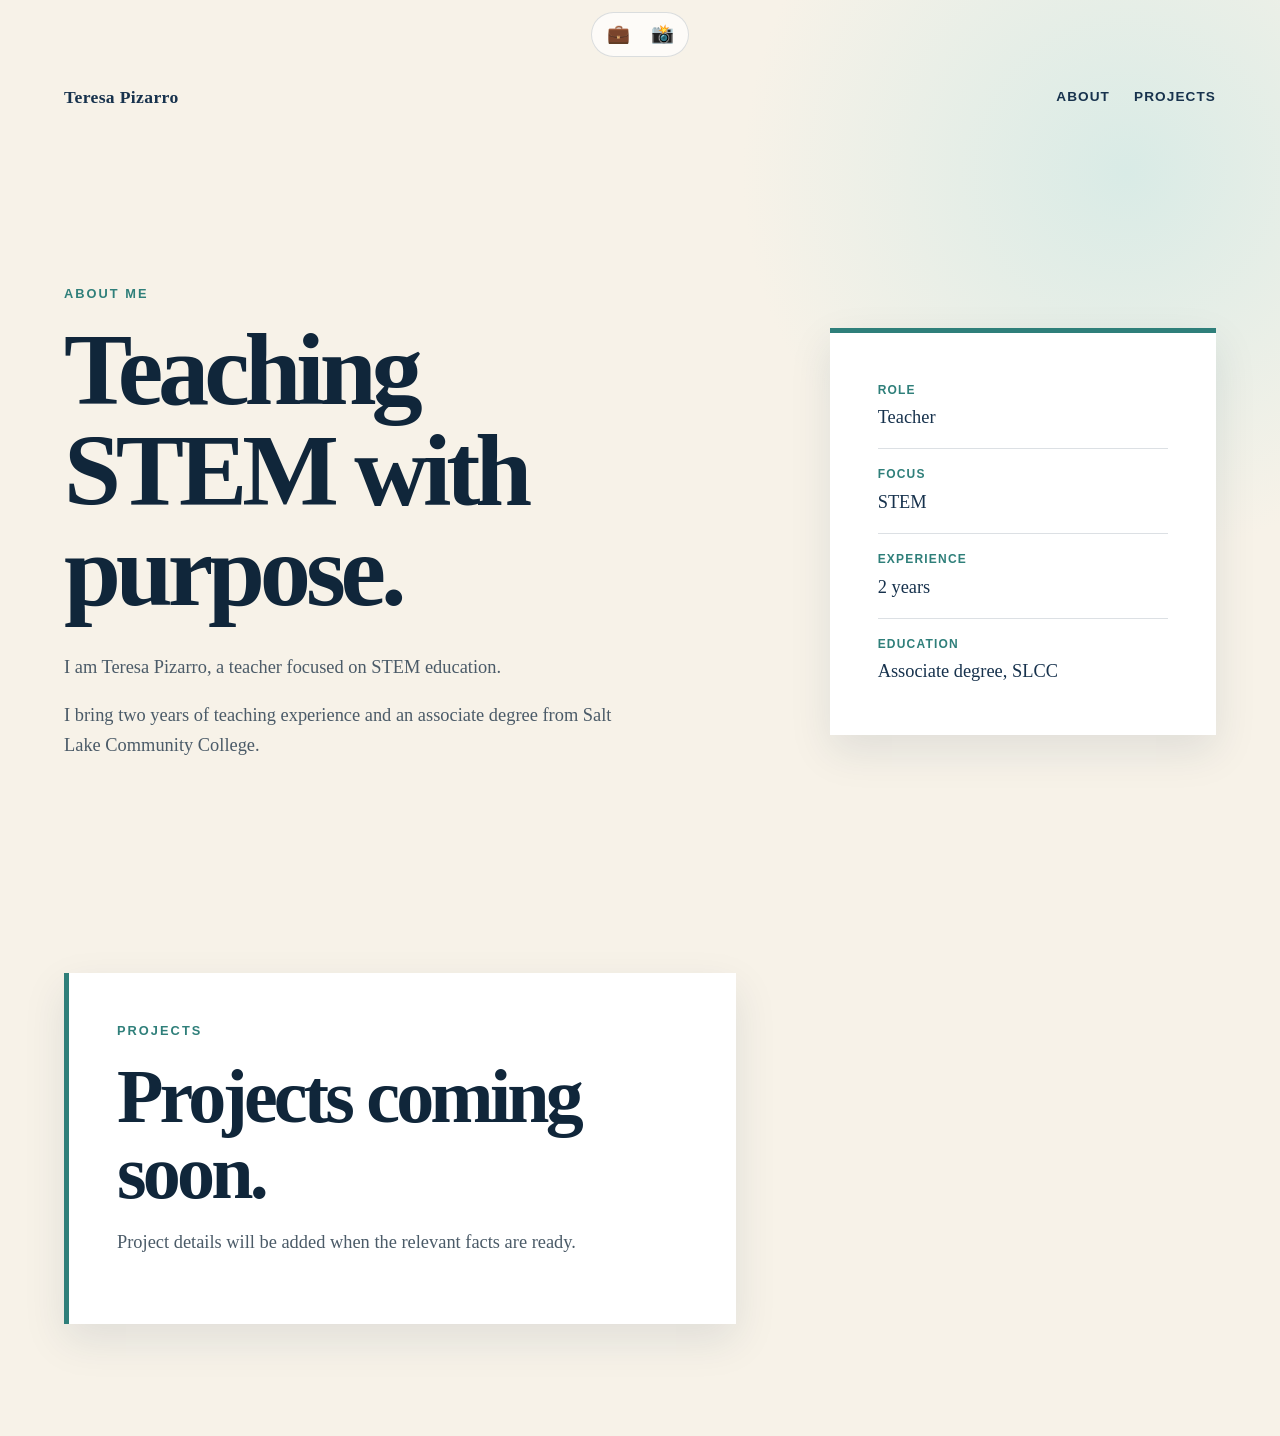
<file: index.html>
<!doctype html>
<html lang="en">
  <head>
    <meta charset="utf-8" />
    <meta name="viewport" content="width=device-width, initial-scale=1" />
    <meta
      name="description"
      content="About Teresa Pizarro, a teacher focused on STEM education."
    />
    <title>Teresa Pizarro | Teacher</title>
    <link rel="stylesheet" href="style.css" />
  </head>
  <body>
    <a class="skip-link" href="#content">Skip to content</a>

    <nav class="social-carousel" aria-label="Social media">
      <ul>
        <li><span role="img" aria-label="LinkedIn">💼</span></li>
        <li><span role="img" aria-label="Instagram">📸</span></li>
      </ul>
    </nav>

    <header class="site-header">
      <a class="site-title" href="index.html">Teresa Pizarro</a>
      <nav class="primary-nav" aria-label="Primary navigation">
        <ul>
          <li><a href="#about">About</a></li>
          <li><a href="#projects">Projects</a></li>
        </ul>
      </nav>
    </header>

    <main id="content">
      <section class="about-section" id="about" aria-labelledby="about-title">
        <div class="about-content">
          <p class="eyebrow">About me</p>
          <h1 id="about-title">Teaching STEM with purpose.</h1>
          <p class="about-introduction">
            I am Teresa Pizarro, a teacher focused on STEM education.
          </p>
          <p>
            I bring two years of teaching experience and an associate degree
            from Salt Lake Community College.
          </p>
        </div>

        <aside class="about-details" aria-label="Professional details">
          <dl>
            <div>
              <dt>Role</dt>
              <dd>Teacher</dd>
            </div>
            <div>
              <dt>Focus</dt>
              <dd>STEM</dd>
            </div>
            <div>
              <dt>Experience</dt>
              <dd>2 years</dd>
            </div>
            <div>
              <dt>Education</dt>
              <dd>Associate degree, SLCC</dd>
            </div>
          </dl>
        </aside>
      </section>

      <section
        class="projects-section"
        id="projects"
        aria-labelledby="projects-title"
      >
        <div class="projects-content">
          <p class="eyebrow">Projects</p>
          <h2 id="projects-title">Projects coming soon.</h2>
          <p>
            Project details will be added when the relevant facts are ready.
          </p>
        </div>
      </section>
    </main>
  </body>
</html>
</file>
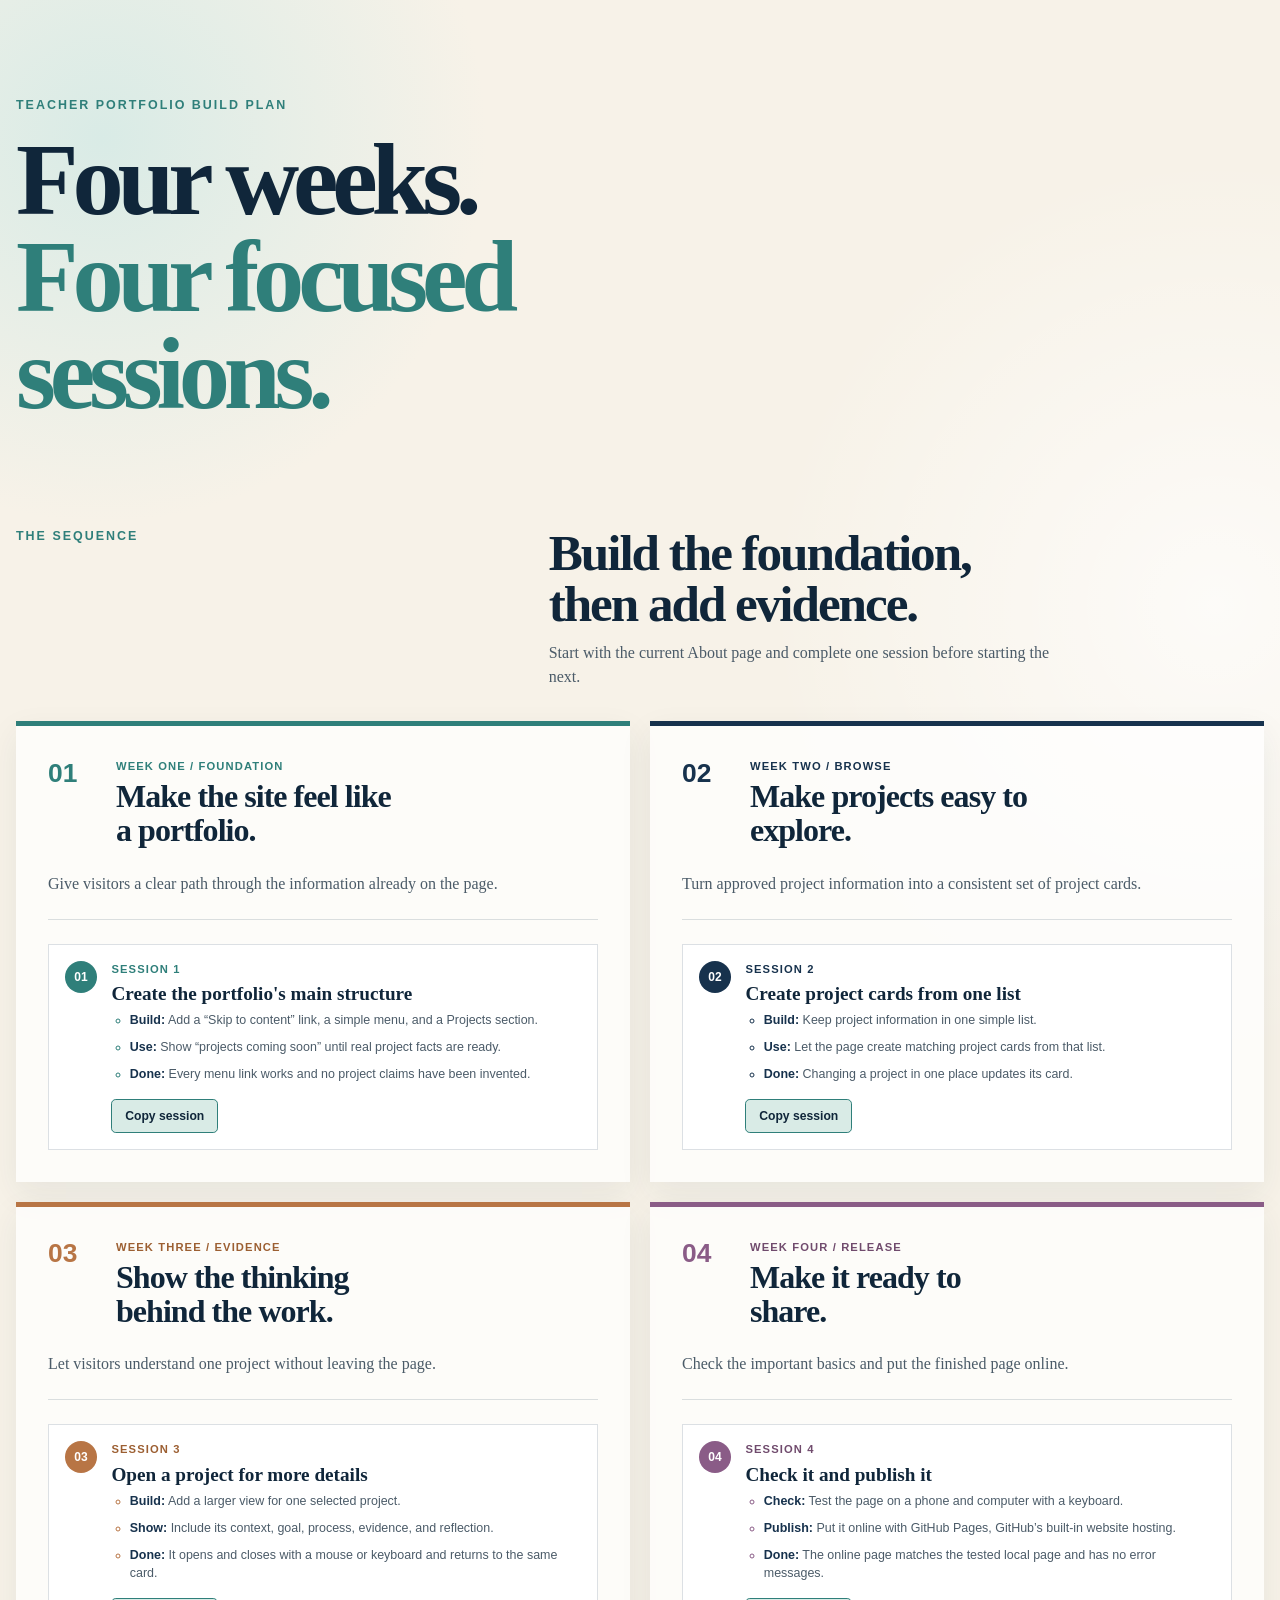
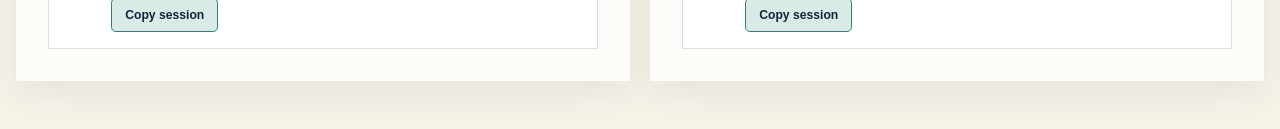
<file: plan.html>
<!doctype html>
<html lang="en">
  <head>
    <meta charset="utf-8" />
    <meta name="viewport" content="width=device-width, initial-scale=1" />
    <meta
      name="description"
      content="A four-week, four-session roadmap for building Teresa Pizarro's teacher portfolio."
    />
    <title>Teacher Portfolio | Four-Week Plan</title>
    <link rel="stylesheet" href="plan.css" />
    <script src="plan.js" defer></script>
  </head>
  <body>
    <a class="skip-link" href="#roadmap">Skip to roadmap</a>

    <main class="page-frame">
      <header class="plan-header">
        <div class="header-copy">
          <p class="eyebrow">Teacher portfolio build plan</p>
          <h1>Four weeks.<br /><span>Four focused sessions.</span></h1>
        </div>
      </header>

      <section class="roadmap" id="roadmap" aria-labelledby="roadmap-title">
        <div class="section-heading">
          <p class="eyebrow">The sequence</p>
          <h2 id="roadmap-title">Build the foundation, then add evidence.</h2>
          <p>
            Start with the current About page and complete one session before
            starting the next.
          </p>
        </div>

        <div class="week-grid">
          <article class="week-card week-one" aria-labelledby="week-one-title">
            <div class="week-heading">
              <p class="week-number">01</p>
              <div>
                <p class="week-kicker">Week one / foundation</p>
                <h3 id="week-one-title">Make the site feel like a portfolio.</h3>
              </div>
            </div>
            <p class="week-summary">
              Give visitors a clear path through the information already on
              the page.
            </p>
            <ol class="session-list">
              <li class="session-card">
                <span class="session-number">01</span>
                <div>
                  <p class="session-label">Session 1</p>
                  <h4>Create the portfolio's main structure</h4>
                  <ul class="session-points">
                    <li>
                      <strong>Build:</strong> Add a “Skip to content” link, a
                      simple menu, and a Projects section.
                    </li>
                    <li>
                      <strong>Use:</strong> Show “projects coming soon” until
                      real project facts are ready.
                    </li>
                    <li>
                      <strong>Done:</strong> Every menu link works and no
                      project claims have been invented.
                    </li>
                  </ul>
                  <div class="session-actions">
                    <button class="copy-button" type="button" data-copy-session>
                      Copy session
                    </button>
                    <span class="copy-status" role="status" aria-live="polite"></span>
                  </div>
                </div>
              </li>
            </ol>
          </article>

          <article class="week-card week-two" aria-labelledby="week-two-title">
            <div class="week-heading">
              <p class="week-number">02</p>
              <div>
                <p class="week-kicker">Week two / browse</p>
                <h3 id="week-two-title">Make projects easy to explore.</h3>
              </div>
            </div>
            <p class="week-summary">
              Turn approved project information into a consistent set of
              project cards.
            </p>
            <ol class="session-list">
              <li class="session-card">
                <span class="session-number">02</span>
                <div>
                  <p class="session-label">Session 2</p>
                  <h4>Create project cards from one list</h4>
                  <ul class="session-points">
                    <li>
                      <strong>Build:</strong> Keep project information in one
                      simple list.
                    </li>
                    <li>
                      <strong>Use:</strong> Let the page create matching
                      project cards from that list.
                    </li>
                    <li>
                      <strong>Done:</strong> Changing a project in one place
                      updates its card.
                    </li>
                  </ul>
                  <div class="session-actions">
                    <button class="copy-button" type="button" data-copy-session>
                      Copy session
                    </button>
                    <span class="copy-status" role="status" aria-live="polite"></span>
                  </div>
                </div>
              </li>
            </ol>
          </article>

          <article class="week-card week-three" aria-labelledby="week-three-title">
            <div class="week-heading">
              <p class="week-number">03</p>
              <div>
                <p class="week-kicker">Week three / evidence</p>
                <h3 id="week-three-title">Show the thinking behind the work.</h3>
              </div>
            </div>
            <p class="week-summary">
              Let visitors understand one project without leaving the page.
            </p>
            <ol class="session-list">
              <li class="session-card">
                <span class="session-number">03</span>
                <div>
                  <p class="session-label">Session 3</p>
                  <h4>Open a project for more details</h4>
                  <ul class="session-points">
                    <li>
                      <strong>Build:</strong> Add a larger view for one selected
                      project.
                    </li>
                    <li>
                      <strong>Show:</strong> Include its context, goal, process,
                      evidence, and reflection.
                    </li>
                    <li>
                      <strong>Done:</strong> It opens and closes with a mouse or
                      keyboard and returns to the same card.
                    </li>
                  </ul>
                  <div class="session-actions">
                    <button class="copy-button" type="button" data-copy-session>
                      Copy session
                    </button>
                    <span class="copy-status" role="status" aria-live="polite"></span>
                  </div>
                </div>
              </li>
            </ol>
          </article>

          <article class="week-card week-four" aria-labelledby="week-four-title">
            <div class="week-heading">
              <p class="week-number">04</p>
              <div>
                <p class="week-kicker">Week four / release</p>
                <h3 id="week-four-title">Make it ready to share.</h3>
              </div>
            </div>
            <p class="week-summary">
              Check the important basics and put the finished page online.
            </p>
            <ol class="session-list">
              <li class="session-card">
                <span class="session-number">04</span>
                <div>
                  <p class="session-label">Session 4</p>
                  <h4>Check it and publish it</h4>
                  <ul class="session-points">
                    <li>
                      <strong>Check:</strong> Test the page on a phone and
                      computer with a keyboard.
                    </li>
                    <li>
                      <strong>Publish:</strong> Put it online with GitHub
                      Pages, GitHub’s built-in website hosting.
                    </li>
                    <li>
                      <strong>Done:</strong> The online page matches the tested
                      local page and has no error messages.
                    </li>
                  </ul>
                  <div class="session-actions">
                    <button class="copy-button" type="button" data-copy-session>
                      Copy session
                    </button>
                    <span class="copy-status" role="status" aria-live="polite"></span>
                  </div>
                </div>
              </li>
            </ol>
          </article>
        </div>
      </section>
    </main>
  </body>
</html>
</file>
<file: style.css>
:root {
  color-scheme: light;
  --navy: #17324d;
  --navy-deep: #10263a;
  --cream: #f7f2e8;
  --teal: #2f7f7a;
  --teal-light: #d9ebe6;
  --ink-muted: #4b5b68;
  --white: #ffffff;
  font-family: Georgia, "Times New Roman", serif;
  line-height: 1.6;
  font-weight: 400;
  color: var(--navy);
  background: var(--cream);
}

* {
  box-sizing: border-box;
}

body {
  min-width: 320px;
  margin: 0;
  background:
    radial-gradient(circle at 88% 12%, var(--teal-light), transparent 24rem),
    var(--cream);
}

.skip-link {
  position: absolute;
  top: 0;
  left: 1rem;
  z-index: 1;
  padding: 0.75rem 1rem;
  color: var(--white);
  background: var(--navy-deep);
  font-family: Arial, sans-serif;
  font-weight: 700;
  text-decoration: none;
  transform: translateY(-150%);
}

.skip-link:focus {
  outline: 0.2rem solid var(--teal);
  outline-offset: 0.2rem;
  transform: translateY(1rem);
}

.social-carousel {
  display: flex;
  justify-content: center;
  padding: 0.75rem 1rem 0;
}

.social-carousel ul {
  display: flex;
  gap: 0.75rem;
  margin: 0;
  padding: 0.35rem 0.65rem;
  border: 1px solid rgb(23 50 77 / 15%);
  border-radius: 999px;
  background: rgb(255 255 255 / 70%);
  list-style: none;
}

.social-carousel li {
  display: grid;
  width: 2rem;
  height: 2rem;
  place-items: center;
  border-radius: 50%;
  font-size: 1.15rem;
  line-height: 1;
}

.site-header {
  display: flex;
  align-items: center;
  justify-content: space-between;
  gap: 1.5rem;
  max-width: 76rem;
  min-height: 5rem;
  margin: 0 auto;
  padding: 1rem 2rem;
}

.site-title {
  color: var(--navy);
  font-size: 1.1rem;
  font-weight: 700;
  letter-spacing: 0.02em;
  text-decoration: none;
}

.site-title:focus-visible {
  outline: 0.2rem solid var(--teal);
  outline-offset: 0.35rem;
}

.primary-nav ul {
  display: flex;
  gap: 1.5rem;
  margin: 0;
  padding: 0;
  list-style: none;
}

.primary-nav a {
  display: inline-block;
  padding: 0.5rem 0;
  color: var(--navy);
  font-family: Arial, sans-serif;
  font-size: 0.85rem;
  font-weight: 700;
  letter-spacing: 0.08em;
  text-decoration: none;
  text-transform: uppercase;
}

.primary-nav a:hover {
  color: var(--teal);
}

.primary-nav a:focus-visible {
  outline: 0.2rem solid var(--teal);
  outline-offset: 0.2rem;
}

.about-section {
  display: grid;
  grid-template-columns: minmax(0, 1.4fr) minmax(16rem, 0.8fr);
  gap: clamp(2rem, 7vw, 7rem);
  align-items: center;
  max-width: 76rem;
  min-height: calc(100vh - 5rem);
  margin: 0 auto;
  padding: 5rem 2rem 7rem;
}

.about-content {
  max-width: 42rem;
}

.eyebrow {
  margin: 0 0 1rem;
  color: var(--teal);
  font-family: Arial, sans-serif;
  font-size: 0.8rem;
  font-weight: 700;
  letter-spacing: 0.16em;
  text-transform: uppercase;
}

h1 {
  max-width: 11ch;
  margin: 0;
  color: var(--navy-deep);
  font-size: clamp(3.2rem, 8vw, 6.5rem);
  line-height: 0.98;
  letter-spacing: -0.05em;
}

h2 {
  max-width: 16ch;
  margin: 0;
  color: var(--navy-deep);
  font-size: clamp(2.5rem, 6vw, 4.75rem);
  line-height: 1;
  letter-spacing: -0.05em;
}

.about-content p:not(.eyebrow) {
  max-width: 36rem;
  color: var(--ink-muted);
  font-size: 1.15rem;
}

.about-content .about-introduction {
  margin-top: 2rem;
  color: var(--navy);
  font-size: 1.35rem;
}

.about-details {
  padding: clamp(1.5rem, 4vw, 3rem);
  border-top: 0.35rem solid var(--teal);
  background: var(--white);
  box-shadow: 0 1rem 2.5rem rgb(23 50 77 / 10%);
}

dl {
  margin: 0;
}

dl > div {
  padding: 1rem 0;
  border-bottom: 1px solid rgb(23 50 77 / 15%);
}

dl > div:first-child {
  padding-top: 0;
}

dl > div:last-child {
  padding-bottom: 0;
  border-bottom: 0;
}

dt {
  margin-bottom: 0.2rem;
  color: var(--teal);
  font-family: Arial, sans-serif;
  font-size: 0.75rem;
  font-weight: 700;
  letter-spacing: 0.1em;
  text-transform: uppercase;
}

dd {
  margin: 0;
  color: var(--navy);
  font-size: 1.15rem;
}

.projects-section {
  max-width: 76rem;
  margin: 0 auto;
  padding: 1rem 2rem 7rem;
}

.projects-content {
  max-width: 42rem;
  padding: clamp(1.5rem, 4vw, 3rem);
  border-left: 0.35rem solid var(--teal);
  background: var(--white);
  box-shadow: 0 1rem 2.5rem rgb(23 50 77 / 10%);
}

.projects-content p:not(.eyebrow) {
  max-width: 34rem;
  color: var(--ink-muted);
  font-size: 1.15rem;
}

@media (max-width: 46rem) {
  .site-header {
    padding-inline: 1.25rem;
  }

  .about-section {
    grid-template-columns: 1fr;
    min-height: auto;
    padding: 4rem 1.25rem 5rem;
  }

  .projects-section {
    padding: 1rem 1.25rem 5rem;
  }

  h1 {
    max-width: 12ch;
  }
}

@media (prefers-reduced-motion: reduce) {
  *,
  *::before,
  *::after {
    scroll-behavior: auto !important;
    transition-duration: 0.01ms !important;
    animation-duration: 0.01ms !important;
    animation-iteration-count: 1 !important;
  }
}
</file>
<file: plan.css>
:root {
  color-scheme: light;
  --navy: #17324d;
  --navy-deep: #10263a;
  --cream: #f7f2e8;
  --teal: #2f7f7a;
  --teal-light: #d9ebe6;
  --ink-muted: #4b5b68;
  --white: #ffffff;
  --line: rgb(23 50 77 / 15%);
  font-family: Georgia, "Times New Roman", serif;
  line-height: 1.5;
  color: var(--navy);
  background: var(--cream);
}

* {
  box-sizing: border-box;
}

body {
  min-width: 320px;
  margin: 0;
  background:
    radial-gradient(circle at 8% 8%, var(--teal-light), transparent 24rem),
    radial-gradient(circle at 95% 35%, rgb(255 255 255 / 70%), transparent 28rem),
    var(--cream);
}

.skip-link {
  position: absolute;
  top: 0.75rem;
  left: 1rem;
  z-index: 1;
  padding: 0.65rem 0.9rem;
  border-radius: 0.35rem;
  color: var(--white);
  background: var(--navy-deep);
  transform: translateY(-180%);
}

.skip-link:focus {
  transform: translateY(0);
}

.page-frame {
  width: min(100% - 2rem, 78rem);
  margin: 0 auto;
  padding: 4rem 0 3rem;
}

.plan-header {
  max-width: 52rem;
  padding: 2rem 0 5rem;
}

.header-copy {
  max-width: 42rem;
}

.eyebrow,
.week-kicker,
.session-label {
  font-family: Arial, sans-serif;
}

.eyebrow {
  margin: 0 0 1rem;
  color: var(--teal);
  font-size: 0.78rem;
  font-weight: 700;
  letter-spacing: 0.16em;
  text-transform: uppercase;
}

h1,
h2,
h3,
h4,
p {
  margin-top: 0;
}

h1 {
  max-width: 10ch;
  margin-bottom: 1.5rem;
  color: var(--navy-deep);
  font-size: clamp(3.25rem, 8vw, 6.5rem);
  line-height: 0.95;
  letter-spacing: -0.06em;
}

h1 span {
  color: var(--teal);
}

.section-heading {
  display: grid;
  grid-template-columns: minmax(12rem, 0.7fr) minmax(0, 1fr);
  column-gap: 2rem;
  align-items: end;
  margin-bottom: 2rem;
}

.section-heading .eyebrow {
  grid-row: span 2;
  align-self: start;
}

h2 {
  max-width: 27rem;
  margin-bottom: 0.75rem;
  color: var(--navy-deep);
  font-size: clamp(2rem, 4vw, 3.2rem);
  line-height: 1;
  letter-spacing: -0.04em;
}

.section-heading > p:last-child {
  max-width: 32rem;
  margin-bottom: 0;
  color: var(--ink-muted);
}

.week-grid {
  display: grid;
  grid-template-columns: repeat(2, minmax(0, 1fr));
  gap: 1.25rem;
}

.week-card {
  padding: clamp(1.25rem, 3vw, 2rem);
  border-top: 0.35rem solid var(--teal);
  background: rgb(255 255 255 / 76%);
  box-shadow: 0 0.75rem 2rem rgb(23 50 77 / 7%);
}

.week-two {
  border-top-color: var(--navy);
}

.week-three {
  border-top-color: #b87545;
}

.week-four {
  border-top-color: #8a5c87;
}

.week-heading {
  display: grid;
  grid-template-columns: 3.25rem 1fr;
  gap: 1rem;
  align-items: start;
}

.week-number {
  margin: 0.1rem 0 0;
  color: var(--teal);
  font-family: Arial, sans-serif;
  font-size: 1.65rem;
  font-weight: 700;
  line-height: 1;
}

.week-two .week-number {
  color: var(--navy);
}

.week-three .week-number {
  color: #b87545;
}

.week-four .week-number {
  color: #8a5c87;
}

.week-kicker,
.session-label {
  margin-bottom: 0.35rem;
  color: var(--teal);
  font-size: 0.7rem;
  font-weight: 700;
  letter-spacing: 0.1em;
  text-transform: uppercase;
}

.week-two .week-kicker,
.week-two .session-label {
  color: var(--navy);
}

.week-three .week-kicker,
.week-three .session-label {
  color: #9c5f32;
}

.week-four .week-kicker,
.week-four .session-label {
  color: #704b6d;
}

h3 {
  max-width: 18ch;
  margin-bottom: 0;
  color: var(--navy-deep);
  font-size: clamp(1.45rem, 2.5vw, 2rem);
  line-height: 1.05;
  letter-spacing: -0.03em;
}

.week-summary {
  min-height: 3rem;
  margin: 1.5rem 0;
  padding-bottom: 1.25rem;
  border-bottom: 1px solid var(--line);
  color: var(--ink-muted);
}

.session-list {
  display: grid;
  gap: 0.75rem;
  margin: 0;
  padding: 0;
  list-style: none;
}

.session-card {
  display: grid;
  grid-template-columns: 2rem 1fr;
  gap: 0.9rem;
  padding: 1rem;
  border: 1px solid var(--line);
  background: var(--white);
}

.session-number {
  display: grid;
  width: 2rem;
  height: 2rem;
  place-items: center;
  border-radius: 50%;
  color: var(--white);
  background: var(--teal);
  font-family: Arial, sans-serif;
  font-size: 0.75rem;
  font-weight: 700;
}

.week-two .session-number {
  background: var(--navy);
}

.week-three .session-number {
  background: #b87545;
}

.week-four .session-number {
  background: #8a5c87;
}

h4 {
  margin-bottom: 0.45rem;
  color: var(--navy-deep);
  font-size: 1.2rem;
  line-height: 1.1;
}

.session-points {
  display: grid;
  gap: 0.55rem;
  margin: 0;
  padding-left: 1.15rem;
  color: var(--ink-muted);
  font-family: Arial, sans-serif;
  font-size: 0.78rem;
  line-height: 1.45;
}

.session-points li::marker {
  color: var(--teal);
}

.week-two .session-points li::marker {
  color: var(--navy);
}

.week-three .session-points li::marker {
  color: #b87545;
}

.week-four .session-points li::marker {
  color: #8a5c87;
}

.session-points strong {
  color: var(--navy);
}

.session-actions {
  display: flex;
  flex-wrap: wrap;
  gap: 0.65rem;
  align-items: center;
  margin-top: 1rem;
}

.copy-button {
  padding: 0.55rem 0.8rem;
  border: 1px solid var(--teal);
  border-radius: 0.3rem;
  color: var(--navy-deep);
  background: var(--teal-light);
  font-family: Arial, sans-serif;
  font-size: 0.76rem;
  font-weight: 700;
  cursor: pointer;
}

.copy-button:hover {
  color: var(--white);
  background: var(--teal);
}

.copy-button:focus-visible {
  outline: 0.2rem solid var(--navy-deep);
  outline-offset: 0.2rem;
}

.copy-status {
  min-height: 1.1rem;
  color: var(--teal);
  font-family: Arial, sans-serif;
  font-size: 0.76rem;
  font-weight: 700;
}

@media (max-width: 60rem) {
  .plan-header {
    max-width: 42rem;
  }
}

@media (max-width: 46rem) {
  .page-frame {
    width: min(100% - 1.5rem, 40rem);
    padding-top: 2rem;
  }

  .plan-header {
    padding: 1rem 0 3.5rem;
  }

  h1 {
    font-size: clamp(3rem, 15vw, 5rem);
  }

  .section-heading,
  .week-grid {
    grid-template-columns: 1fr;
  }

  .section-heading {
    gap: 0.75rem;
  }

  .section-heading .eyebrow {
    grid-row: auto;
  }

  .week-grid {
    gap: 1rem;
  }

  .week-card {
    padding: 1.25rem;
  }
}

@media print {
  :root {
    color-scheme: light;
  }

  body {
    background: var(--white);
  }

  .page-frame {
    width: 100%;
    padding: 0;
  }

  .week-grid {
    gap: 0.75rem;
  }

  .week-card {
    break-inside: avoid;
  }

  .session-card {
    break-inside: avoid;
  }

  .session-actions {
    display: none;
  }
}

@media (prefers-reduced-motion: reduce) {
  *,
  *::before,
  *::after {
    scroll-behavior: auto !important;
    transition-duration: 0.01ms !important;
    animation-duration: 0.01ms !important;
    animation-iteration-count: 1 !important;
  }
}
</file>
